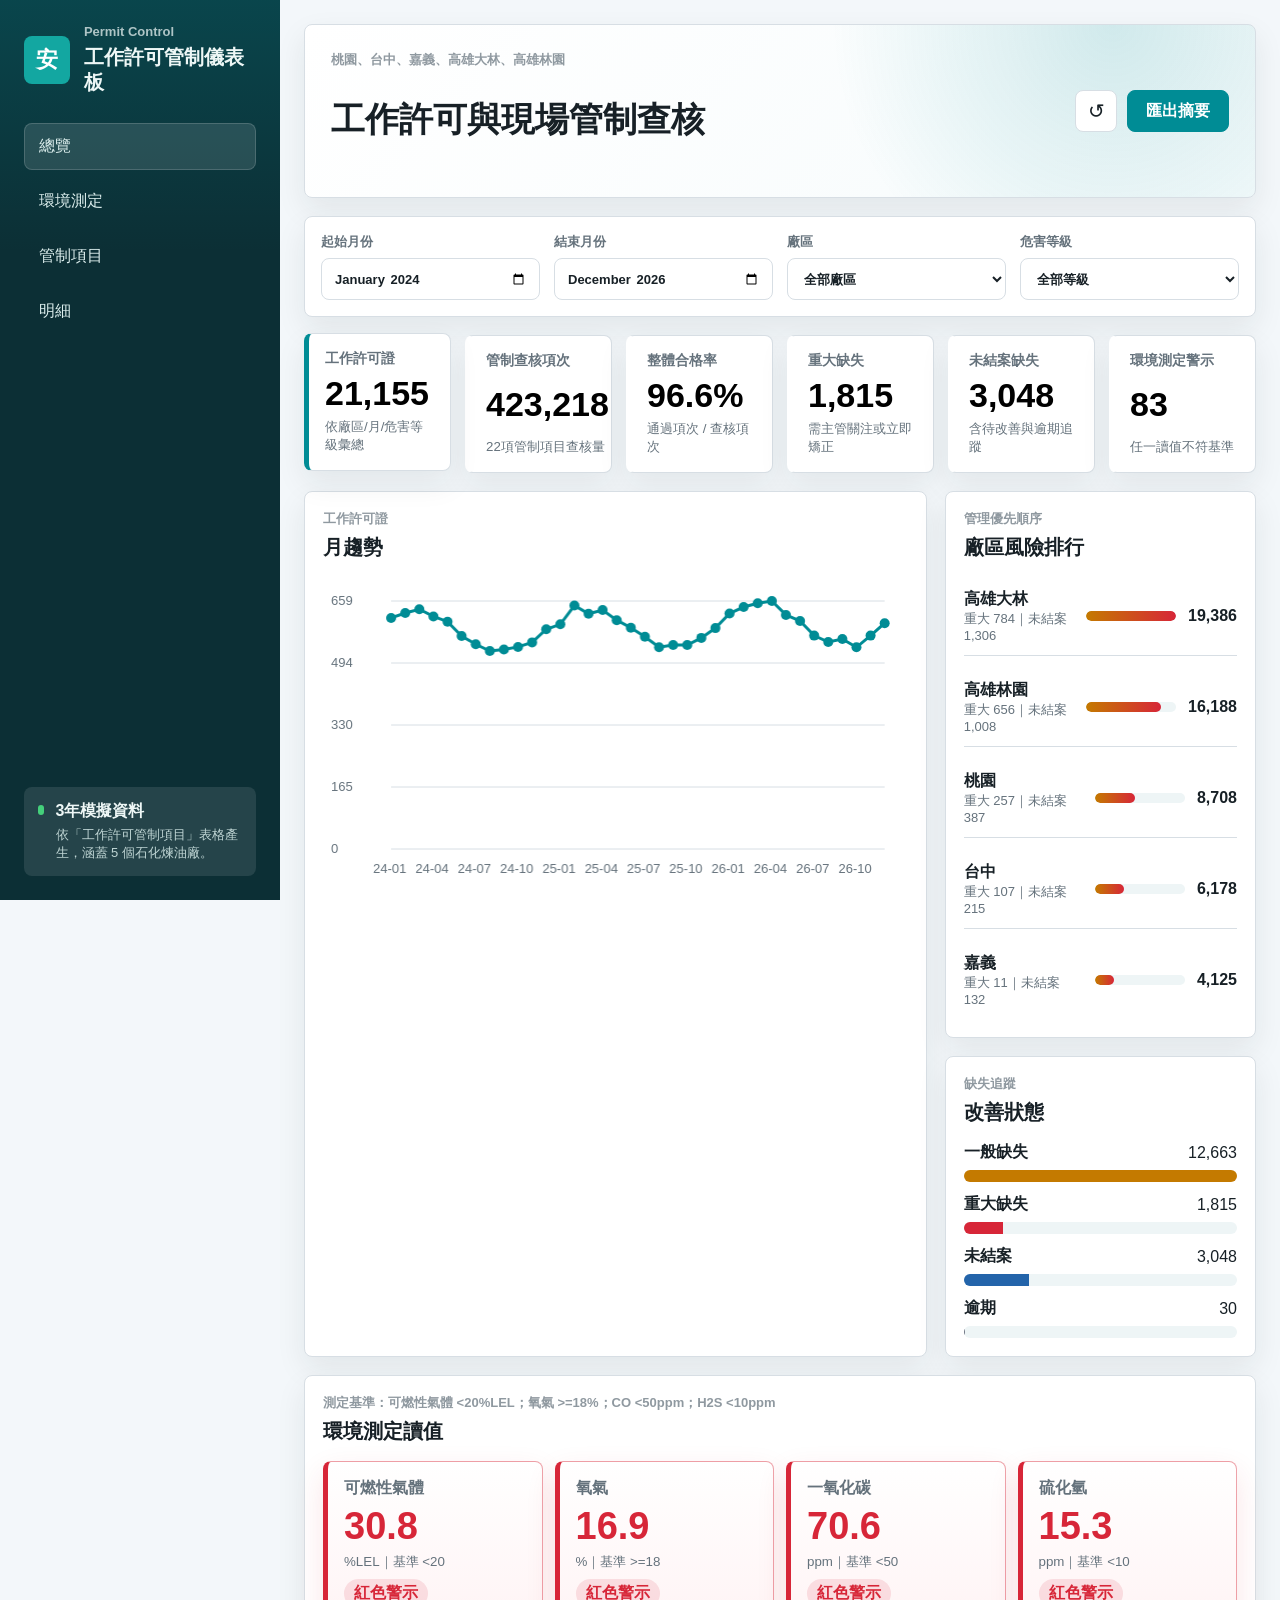
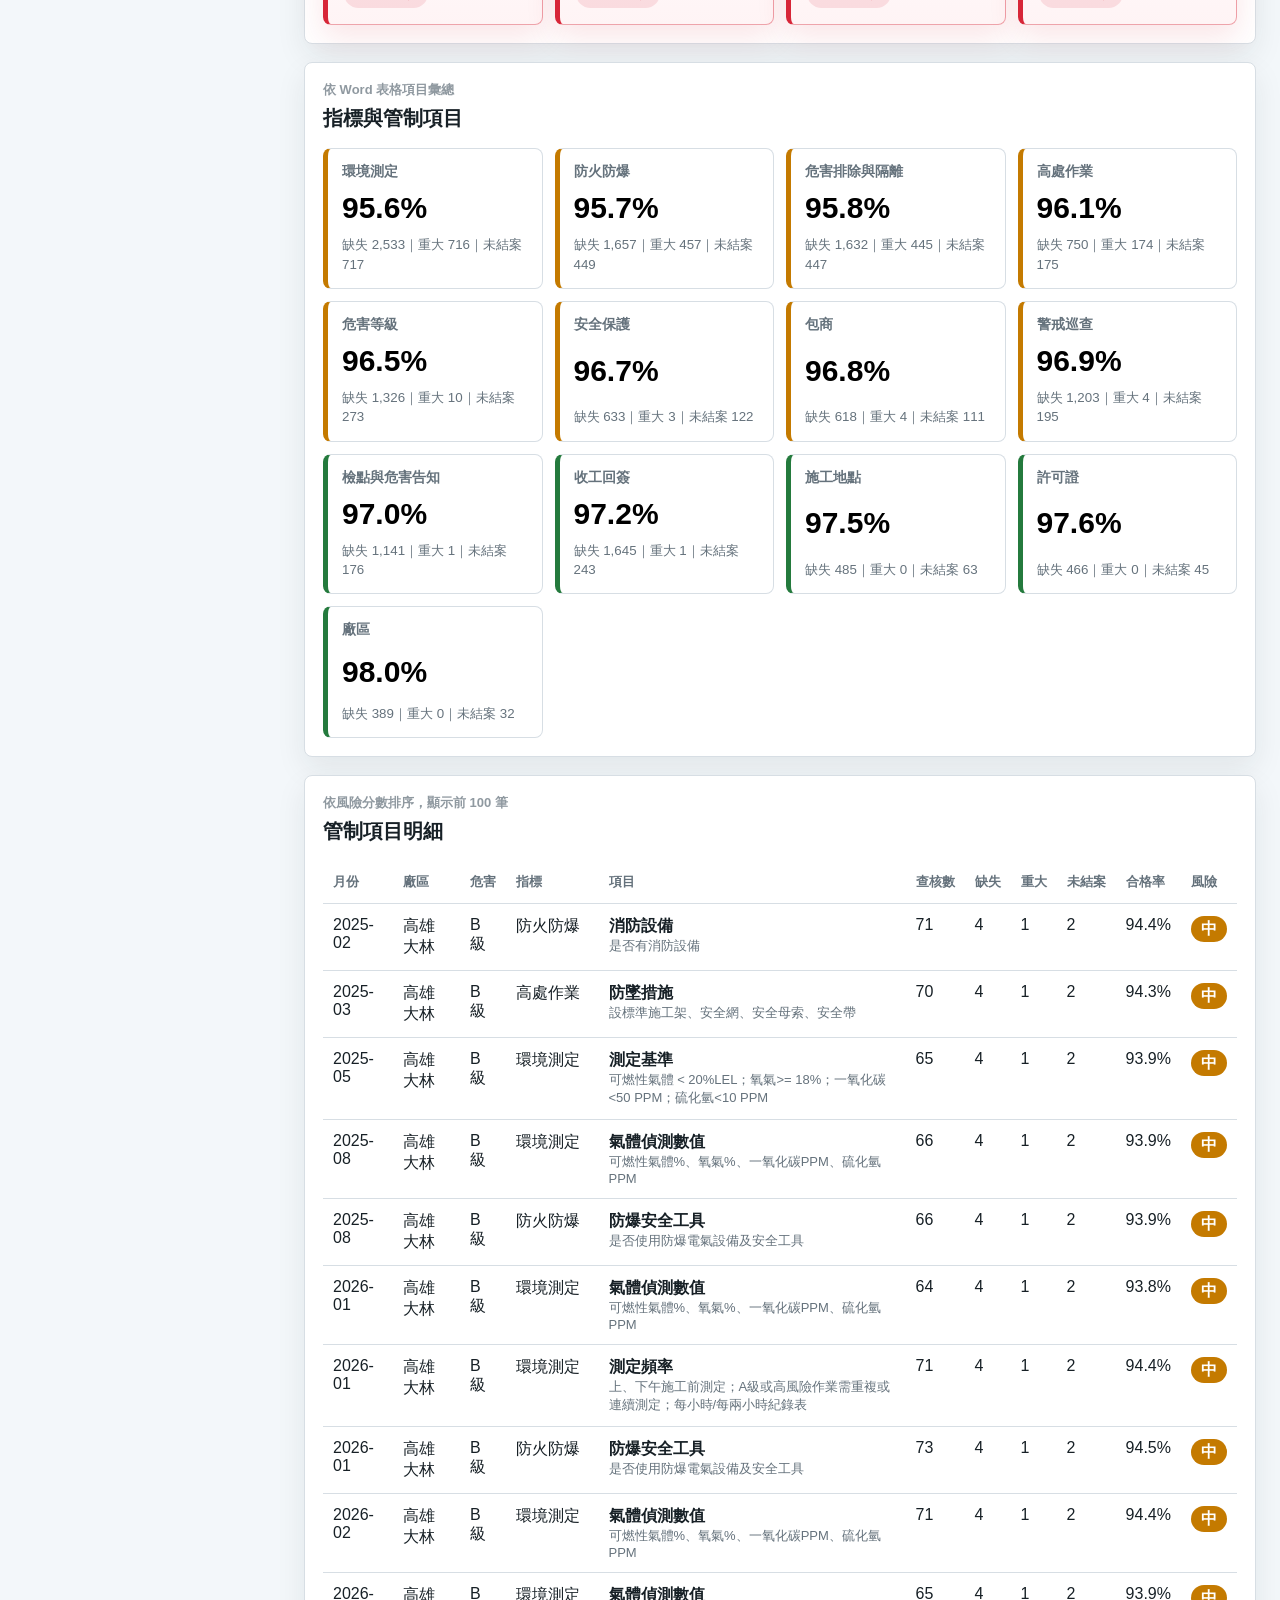
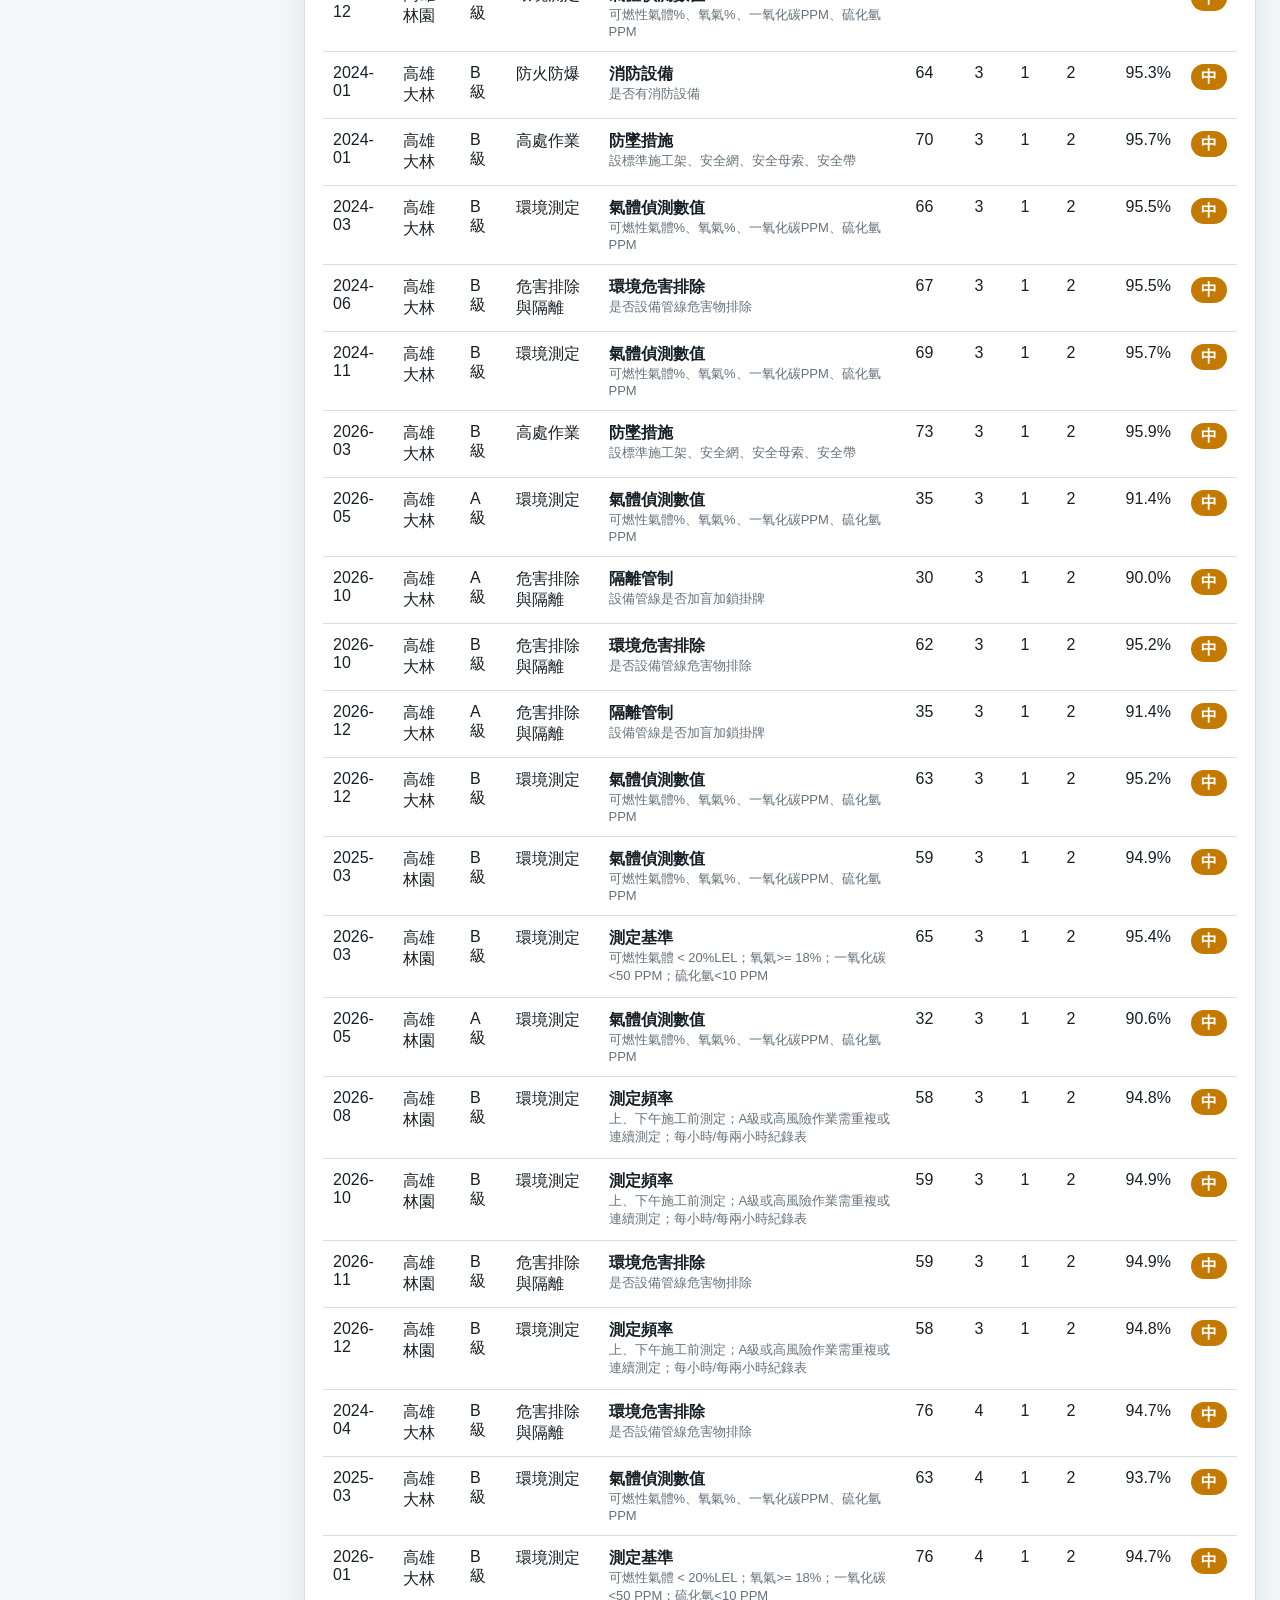
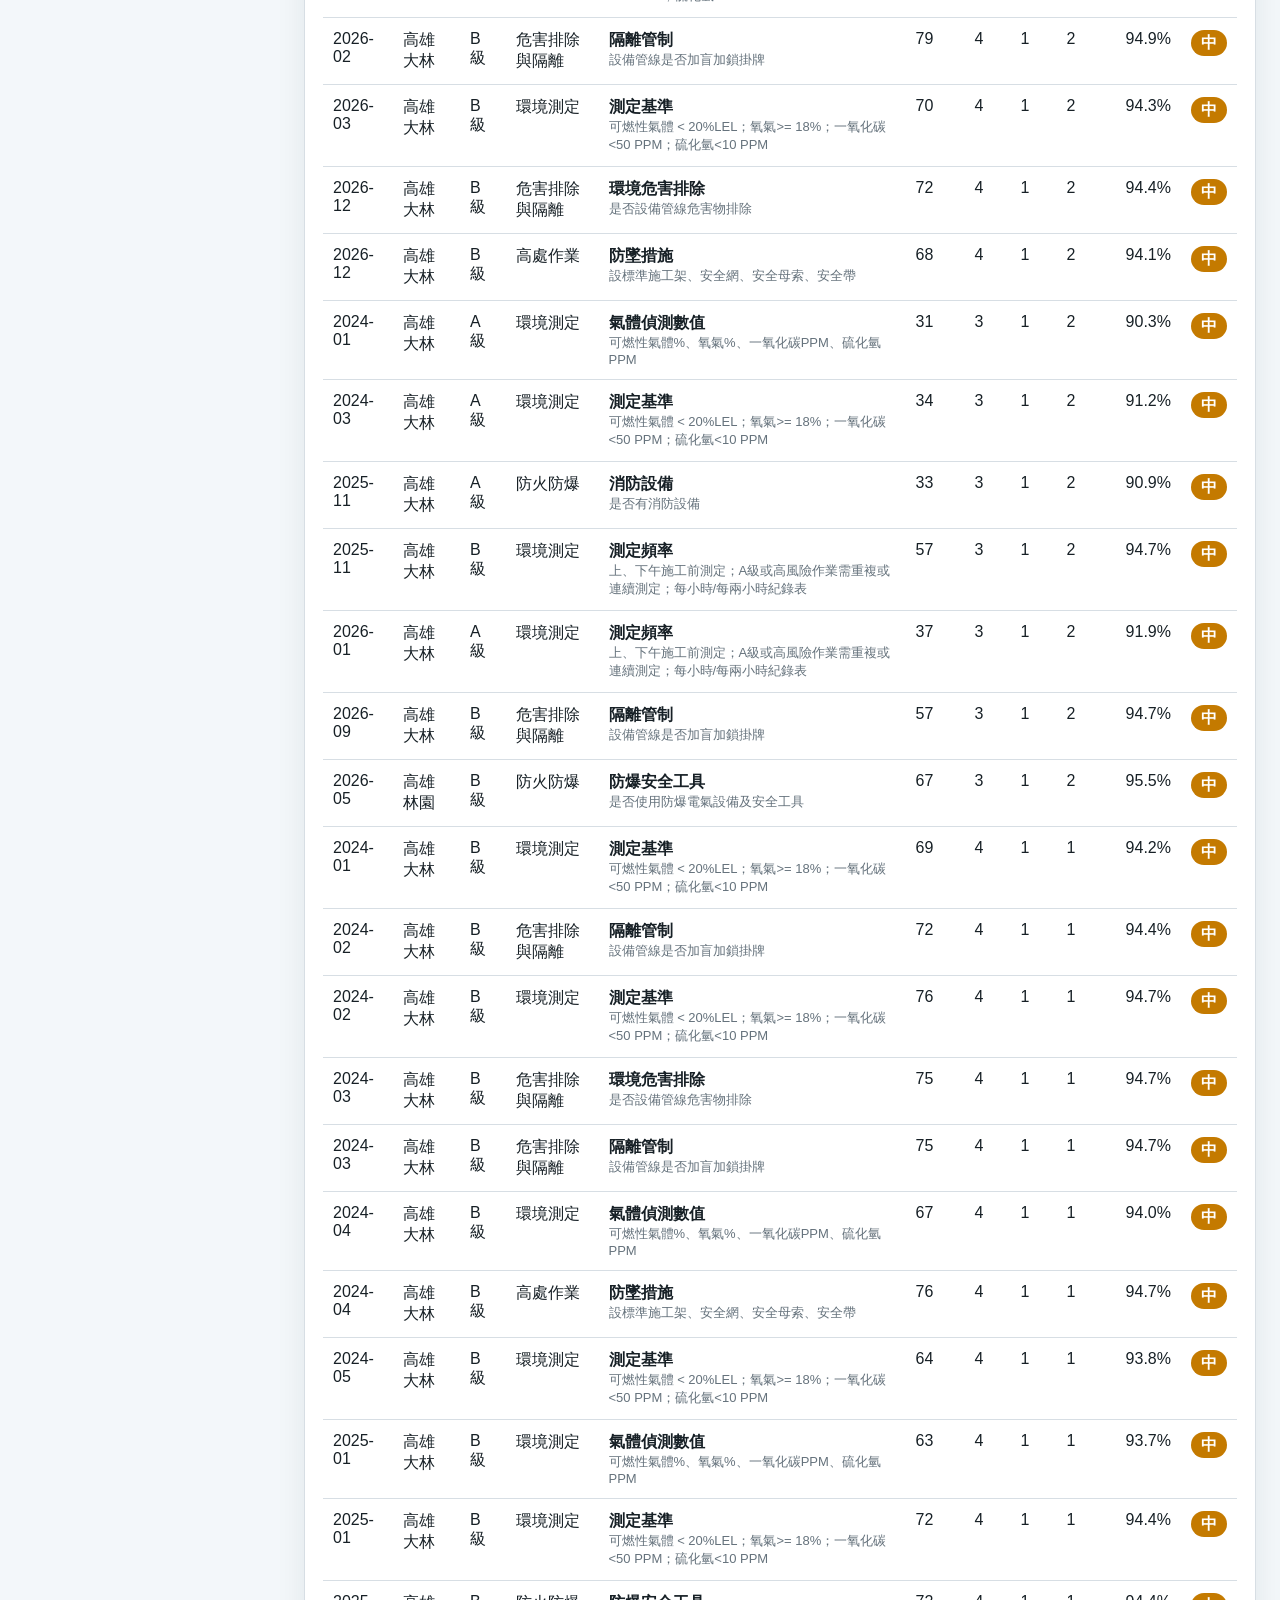
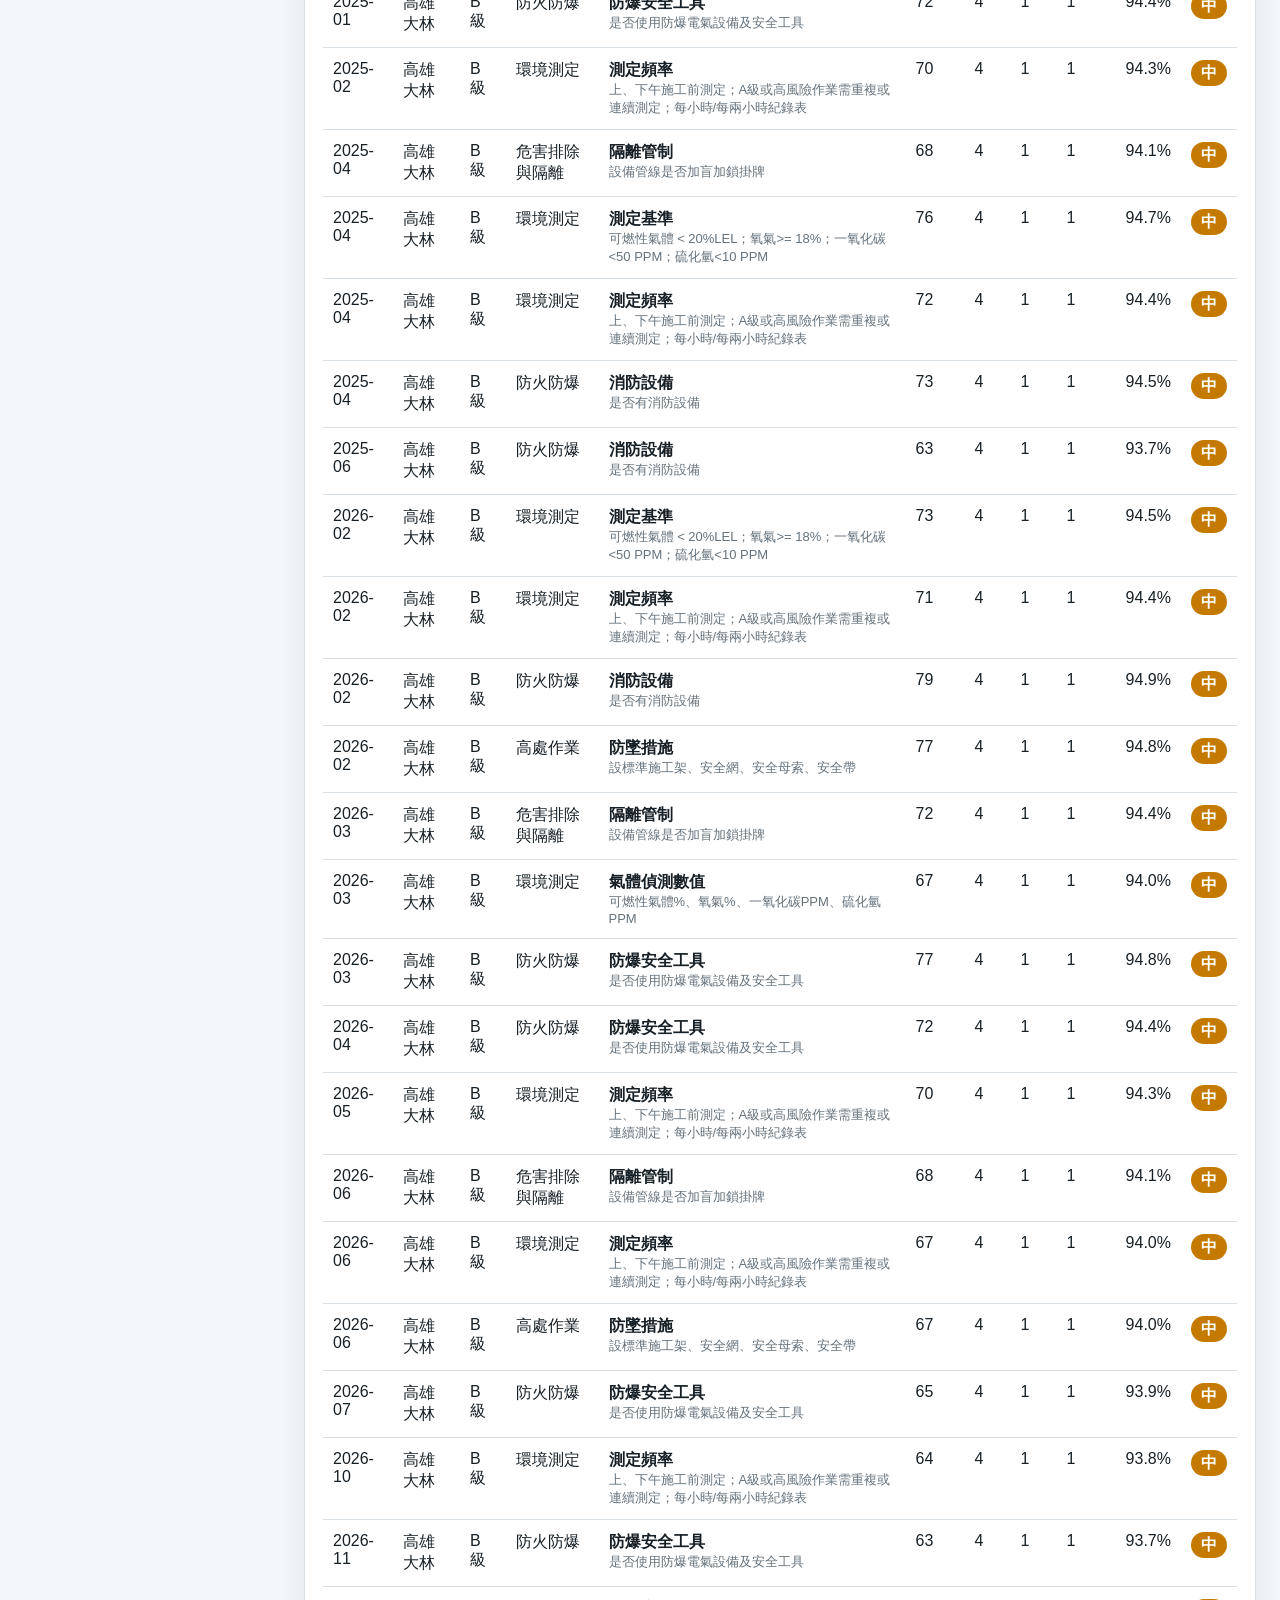
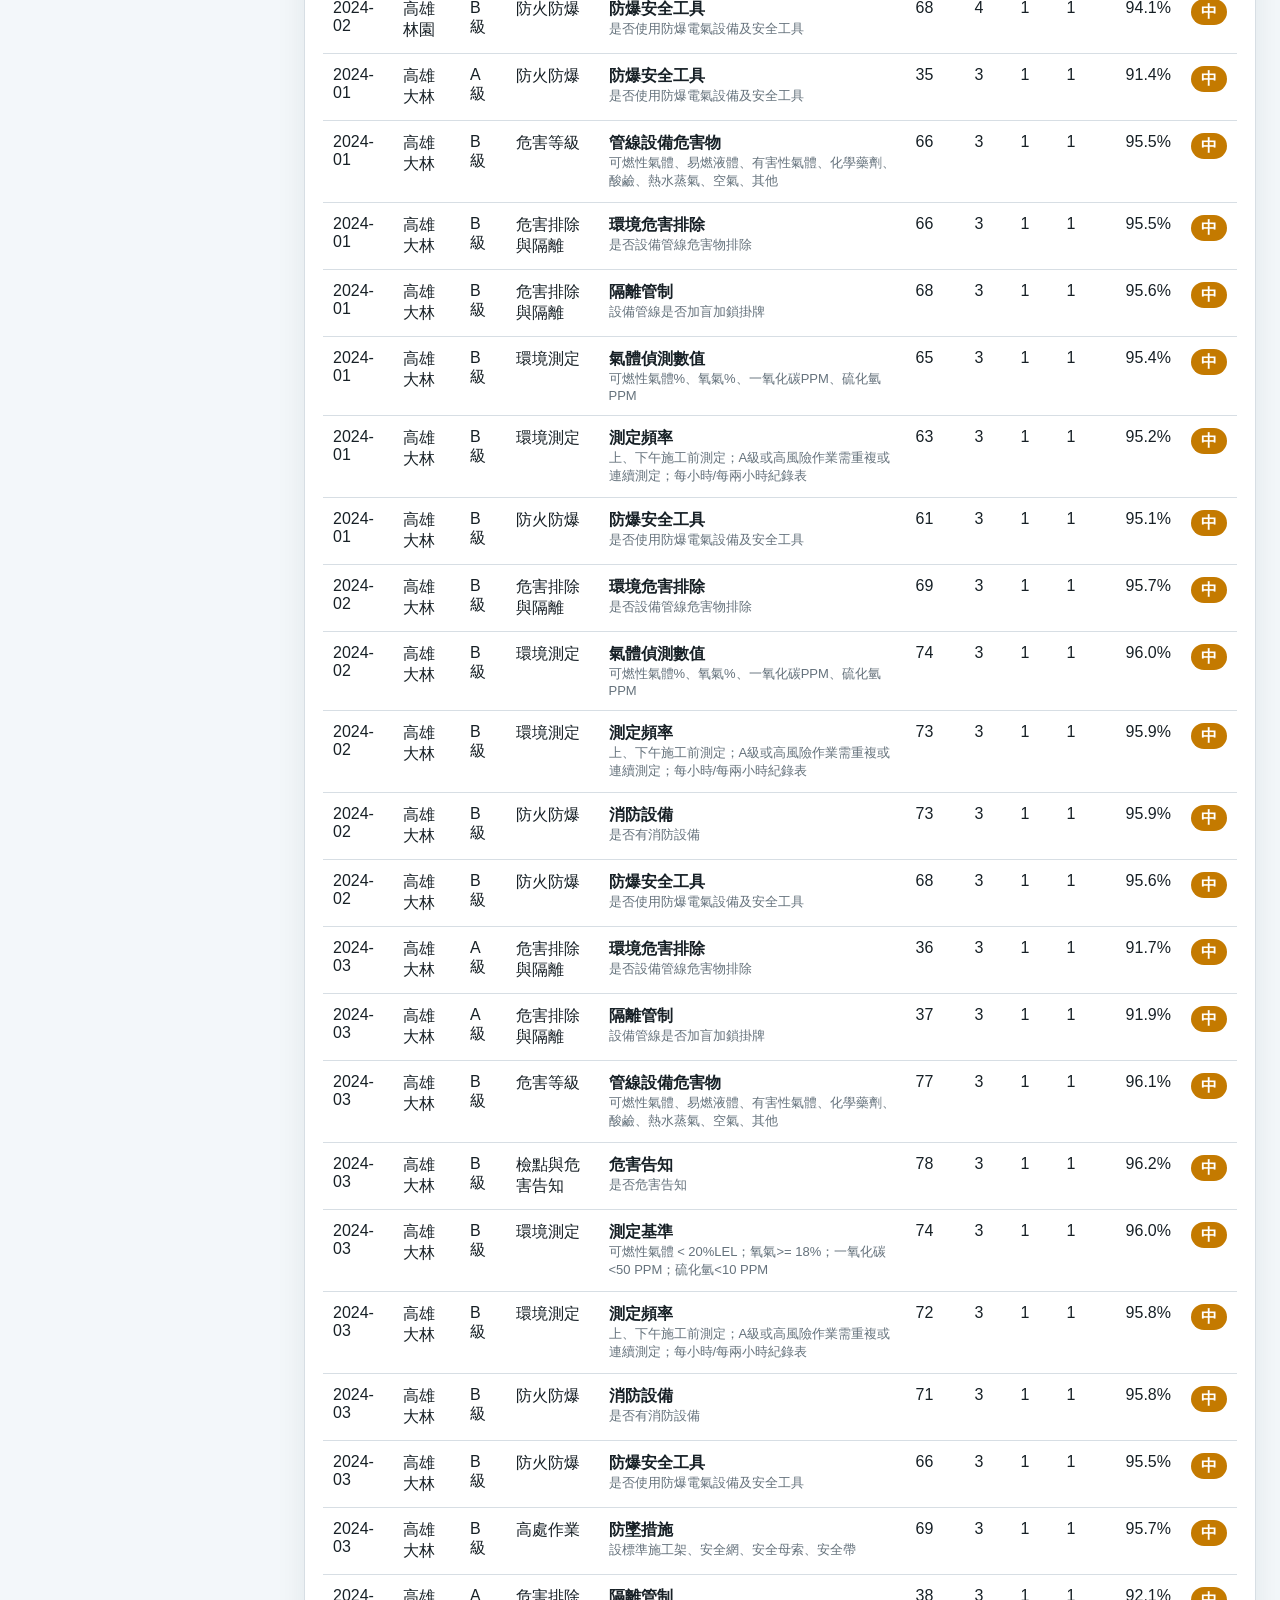
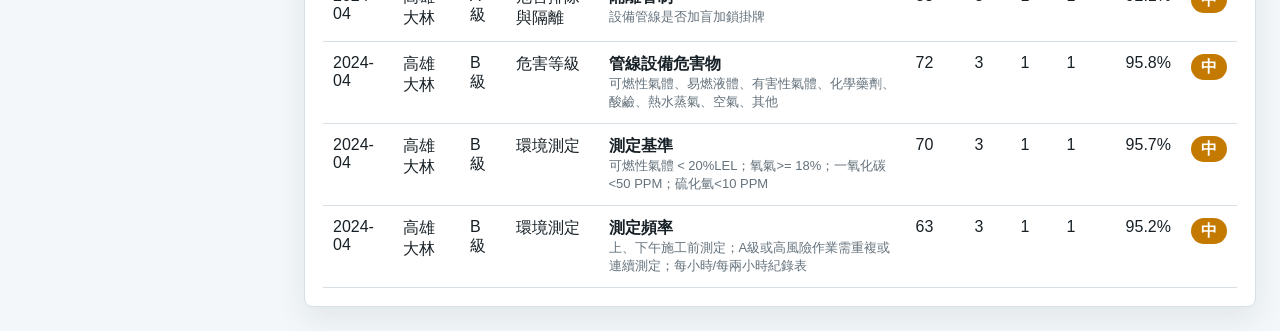
<file: index.html>
<!doctype html>
<html lang="zh-Hant">
<head>
  <meta charset="utf-8">
  <meta name="viewport" content="width=device-width, initial-scale=1">
  <title>工作許可管制儀表板</title>
  <link rel="stylesheet" href="styles.css">
</head>
<body>
  <div class="app-shell">
    <aside class="sidebar" aria-label="主選單">
      <div class="brand">
        <div class="brand-mark">安</div>
        <div>
          <p class="eyebrow">Permit Control</p>
          <h1>工作許可管制儀表板</h1>
        </div>
      </div>
      <nav>
        <a class="active" href="#overview">總覽</a>
        <a href="#environment">環境測定</a>
        <a href="#indicators">管制項目</a>
        <a href="#details">明細</a>
      </nav>
      <div class="status-panel">
        <span class="status-dot"></span>
        <div>
          <strong>3年模擬資料</strong>
          <p>依「工作許可管制項目」表格產生，涵蓋 5 個石化煉油廠。</p>
        </div>
      </div>
    </aside>

    <main>
      <section class="hero">
        <div>
          <p class="eyebrow">桃園、台中、嘉義、高雄大林、高雄林園</p>
          <h2>工作許可與現場管制查核</h2>
        </div>
        <div class="topbar-actions">
          <button class="icon-button" id="resetFilters" title="重設篩選" aria-label="重設篩選">↺</button>
          <button class="primary-button" id="exportSummary">匯出摘要</button>
        </div>
      </section>

      <section class="filters" aria-label="篩選條件">
        <label>
          起始月份
          <input id="startMonthFilter" type="month" value="2024-01" min="2024-01" max="2026-12">
        </label>
        <label>
          結束月份
          <input id="endMonthFilter" type="month" value="2026-12" min="2024-01" max="2026-12">
        </label>
        <label>
          廠區
          <select id="plantFilter">
            <option value="all">全部廠區</option>
          </select>
        </label>
        <label>
          危害等級
          <select id="hazardFilter">
            <option value="all">全部等級</option>
          </select>
        </label>
      </section>

      <section class="summary-grid" id="overview" aria-label="關鍵指標">
        <button class="metric-card active" data-metric="permits">
          <span>工作許可證</span>
          <strong id="metricPermits">0</strong>
          <small>依廠區/月/危害等級彙總</small>
        </button>
        <button class="metric-card" data-metric="checks">
          <span>管制查核項次</span>
          <strong id="metricChecks">0</strong>
          <small>22項管制項目查核量</small>
        </button>
        <button class="metric-card" data-metric="passRate">
          <span>整體合格率</span>
          <strong id="metricPassRate">0%</strong>
          <small>通過項次 / 查核項次</small>
        </button>
        <button class="metric-card danger" data-metric="critical">
          <span>重大缺失</span>
          <strong id="metricCritical">0</strong>
          <small>需主管關注或立即矯正</small>
        </button>
        <button class="metric-card" data-metric="open">
          <span>未結案缺失</span>
          <strong id="metricOpen">0</strong>
          <small>含待改善與逾期追蹤</small>
        </button>
        <button class="metric-card danger" data-metric="envAlerts">
          <span>環境測定警示</span>
          <strong id="metricEnvAlerts">0</strong>
          <small>任一讀值不符基準</small>
        </button>
      </section>

      <section class="content-grid">
        <article class="panel large">
          <div class="panel-header">
            <div>
              <p class="eyebrow" id="trendSubtitle">工作許可證</p>
              <h3>月趨勢</h3>
            </div>
          </div>
          <canvas id="trendCanvas" width="900" height="320" aria-label="月趨勢圖"></canvas>
        </article>

        <article class="panel">
          <div class="panel-header">
            <div>
              <p class="eyebrow">管理優先順序</p>
              <h3>廠區風險排行</h3>
            </div>
          </div>
          <div class="plant-risk-list" id="plantRiskList"></div>
        </article>

        <article class="panel">
          <div class="panel-header">
            <div>
              <p class="eyebrow">缺失追蹤</p>
              <h3>改善狀態</h3>
            </div>
          </div>
          <div class="status-bars" id="statusBars"></div>
        </article>
      </section>

      <section class="panel" id="environment">
        <div class="panel-header">
          <div>
            <p class="eyebrow">測定基準：可燃性氣體 &lt;20%LEL；氧氣 >=18%；CO &lt;50ppm；H2S &lt;10ppm</p>
            <h3>環境測定讀值</h3>
          </div>
        </div>
        <div class="gas-grid" id="gasGrid"></div>
      </section>

      <section class="panel" id="indicators">
        <div class="panel-header">
          <div>
            <p class="eyebrow">依 Word 表格項目彙總</p>
            <h3>指標與管制項目</h3>
          </div>
        </div>
        <div class="indicator-grid" id="indicatorGrid"></div>
      </section>

      <section class="panel" id="details">
        <div class="panel-header">
          <div>
            <p class="eyebrow">依風險分數排序，顯示前 100 筆</p>
            <h3>管制項目明細</h3>
          </div>
        </div>
        <div class="table-wrap">
          <table>
            <thead>
              <tr>
                <th>月份</th>
                <th>廠區</th>
                <th>危害</th>
                <th>指標</th>
                <th>項目</th>
                <th>查核數</th>
                <th>缺失</th>
                <th>重大</th>
                <th>未結案</th>
                <th>合格率</th>
                <th>風險</th>
              </tr>
            </thead>
            <tbody id="detailRows"></tbody>
          </table>
        </div>
      </section>
    </main>
  </div>

  <script src="app.js"></script>
</body>
</html>
</file>
<file: styles.css>
:root {
  --bg: #f3f7fa;
  --surface: #ffffff;
  --surface-2: #eef5f6;
  --ink: #172026;
  --muted: #65727c;
  --line: #d7dee4;
  --teal: #008c95;
  --blue: #2364aa;
  --amber: #c47a00;
  --red: #d72638;
  --green: #247a3d;
  --violet: #6554c0;
  --shadow: 0 12px 30px rgba(23, 32, 38, 0.08);
}

* {
  box-sizing: border-box;
}

body {
  margin: 0;
  color: var(--ink);
  background: var(--bg);
  font-family: "Microsoft JhengHei", "Noto Sans TC", Arial, sans-serif;
}

button,
input,
select {
  font: inherit;
}

button {
  cursor: pointer;
}

.app-shell {
  min-height: 100vh;
  display: grid;
  grid-template-columns: 280px minmax(0, 1fr);
}

.sidebar {
  position: sticky;
  top: 0;
  height: 100vh;
  padding: 24px;
  color: #eef7f6;
  background:
    linear-gradient(180deg, rgba(0, 140, 149, 0.24), transparent 28%),
    #0c2f35;
  display: flex;
  flex-direction: column;
  gap: 28px;
}

.brand {
  display: flex;
  gap: 14px;
  align-items: center;
}

.brand-mark {
  width: 48px;
  height: 48px;
  border-radius: 8px;
  background: #13a7a1;
  color: white;
  display: grid;
  place-items: center;
  font-weight: 800;
  font-size: 22px;
}

.brand h1,
.topbar h2,
.panel h3 {
  margin: 0;
  letter-spacing: 0;
}

.brand h1 {
  font-size: 20px;
  line-height: 1.25;
}

.eyebrow {
  margin: 0 0 6px;
  color: inherit;
  opacity: 0.72;
  font-size: 13px;
  font-weight: 700;
}

nav {
  display: grid;
  gap: 8px;
}

nav a {
  color: #dceeed;
  text-decoration: none;
  padding: 12px 14px;
  border-radius: 8px;
  border: 1px solid transparent;
}

nav a.active,
nav a:hover {
  background: rgba(255, 255, 255, 0.12);
  border-color: rgba(255, 255, 255, 0.16);
}

.status-panel {
  margin-top: auto;
  display: flex;
  gap: 12px;
  padding: 14px;
  border-radius: 8px;
  background: rgba(255, 255, 255, 0.1);
}

.status-panel p {
  margin: 4px 0 0;
  color: #bfd5d4;
  font-size: 13px;
}

.status-dot {
  width: 10px;
  height: 10px;
  margin-top: 4px;
  border-radius: 999px;
  background: #44d07b;
}

main {
  padding: 24px;
  display: grid;
  gap: 18px;
}

.hero,
.filters,
.panel,
.metric-card {
  background: var(--surface);
  border: 1px solid var(--line);
  box-shadow: var(--shadow);
}

.hero {
  display: flex;
  justify-content: space-between;
  gap: 16px;
  align-items: center;
  padding: 26px;
  border-radius: 8px;
  background:
    radial-gradient(circle at 85% 0%, rgba(0, 140, 149, 0.16), transparent 34%),
    linear-gradient(135deg, #ffffff, #f6fbfc);
}

.hero .eyebrow,
.panel .eyebrow {
  color: var(--muted);
}

.hero h2 {
  font-size: clamp(24px, 3vw, 34px);
}

.topbar-actions {
  display: flex;
  gap: 10px;
  flex-wrap: wrap;
}

.icon-button,
.primary-button {
  min-height: 42px;
  border-radius: 8px;
  border: 1px solid var(--line);
  background: var(--surface);
  color: var(--ink);
}

.icon-button {
  width: 42px;
  font-size: 20px;
}

.primary-button {
  padding: 0 18px;
  background: var(--teal);
  color: #fff;
  border-color: var(--teal);
  font-weight: 700;
}

.filters {
  display: grid;
  grid-template-columns: repeat(4, minmax(150px, 1fr));
  gap: 14px;
  padding: 16px;
  border-radius: 8px;
}

label {
  display: grid;
  gap: 7px;
  color: var(--muted);
  font-size: 13px;
  font-weight: 700;
}

select,
input {
  width: 100%;
  min-height: 42px;
  border-radius: 8px;
  border: 1px solid var(--line);
  background: var(--surface);
  color: var(--ink);
  padding: 0 12px;
}

.summary-grid {
  display: grid;
  grid-template-columns: repeat(6, minmax(0, 1fr));
  gap: 14px;
}

.metric-card {
  min-height: 138px;
  border-radius: 8px;
  padding: 16px;
  text-align: left;
  display: grid;
  gap: 6px;
  align-content: space-between;
  border-left: 5px solid transparent;
}

.metric-card span {
  color: var(--muted);
  font-size: 14px;
  font-weight: 700;
}

.metric-card strong {
  font-size: 34px;
  line-height: 1;
}

.metric-card small {
  color: var(--muted);
}

.metric-card.active {
  border-left-color: var(--teal);
  transform: translateY(-2px);
}

.metric-card.danger.active {
  border-left-color: var(--red);
}

.content-grid {
  display: grid;
  grid-template-columns: minmax(0, 2fr) minmax(300px, 1fr);
  gap: 18px;
}

.bottom-grid {
  align-items: start;
}

.panel {
  border-radius: 8px;
  padding: 18px;
  min-width: 0;
}

.panel.large {
  grid-row: span 2;
}

.panel-header {
  display: flex;
  align-items: start;
  justify-content: space-between;
  gap: 12px;
  margin-bottom: 16px;
}

.panel h3 {
  font-size: 20px;
}

.segmented {
  display: inline-flex;
  padding: 4px;
  background: var(--surface-2);
  border-radius: 8px;
}

.segmented button {
  border: 0;
  min-width: 42px;
  min-height: 32px;
  border-radius: 6px;
  background: transparent;
  color: var(--muted);
  font-weight: 700;
}

.segmented button.active {
  background: var(--surface);
  color: var(--teal);
  box-shadow: 0 2px 8px rgba(23, 32, 38, 0.1);
}

canvas {
  width: 100%;
  height: 320px;
  display: block;
}

.status-bars,
.plant-risk-list,
.indicator-grid,
.gas-grid {
  display: grid;
  gap: 12px;
}

.bar-row {
  display: grid;
  gap: 7px;
}

.bar-meta,
.risk-row {
  display: flex;
  justify-content: space-between;
  gap: 12px;
  align-items: center;
}

.bar-track {
  height: 12px;
  background: var(--surface-2);
  border-radius: 999px;
  overflow: hidden;
}

.bar-fill {
  height: 100%;
  background: var(--teal);
}

.bar-fill.a {
  background: var(--red);
}

.bar-fill.b {
  background: var(--amber);
}

.bar-fill.c {
  background: var(--blue);
}

.bar-fill.d {
  background: #6b7280;
}

.risk-row {
  padding: 12px 0;
  border-bottom: 1px solid var(--line);
}

.risk-row:last-child {
  border-bottom: 0;
}

.risk-row strong {
  white-space: nowrap;
}

.risk-meter {
  flex: 1;
  min-width: 90px;
  height: 10px;
  border-radius: 999px;
  background: var(--surface-2);
  overflow: hidden;
}

.risk-meter span {
  display: block;
  height: 100%;
  border-radius: inherit;
  background: linear-gradient(90deg, var(--amber), var(--red));
}

.indicator-grid {
  grid-template-columns: repeat(4, minmax(190px, 1fr));
}

.indicator-card {
  min-height: 132px;
  padding: 14px;
  border-radius: 8px;
  border: 1px solid var(--line);
  background: var(--surface);
  text-align: left;
  display: grid;
  align-content: space-between;
  gap: 10px;
  border-left: 5px solid var(--green);
}

.indicator-card span {
  color: var(--muted);
  font-size: 14px;
  font-weight: 700;
}

.indicator-card strong {
  font-size: 30px;
}

.indicator-card small {
  color: var(--muted);
  line-height: 1.45;
}

.indicator-card.warn {
  border-left-color: var(--amber);
}

.indicator-card.bad {
  border-left-color: var(--red);
}

.gas-grid {
  grid-template-columns: repeat(4, minmax(0, 1fr));
}

.gas-card {
  min-height: 136px;
  padding: 16px;
  border: 1px solid var(--line);
  border-radius: 8px;
  background: linear-gradient(180deg, #ffffff, #f9fbfc);
  display: grid;
  gap: 8px;
  border-left: 5px solid var(--green);
}

.gas-card span {
  color: var(--muted);
  font-weight: 800;
}

.gas-card strong {
  font-size: 38px;
  line-height: 1;
}

.gas-card small {
  color: var(--muted);
}

.gas-card em {
  width: fit-content;
  padding: 4px 10px;
  border-radius: 999px;
  background: rgba(36, 122, 61, 0.12);
  color: var(--green);
  font-style: normal;
  font-weight: 800;
}

.gas-card.alert {
  border-color: rgba(215, 38, 56, 0.42);
  border-left-color: var(--red);
  background: linear-gradient(180deg, #fff, #fff4f5);
  box-shadow: 0 12px 30px rgba(215, 38, 56, 0.12);
}

.gas-card.alert strong,
.gas-card.alert em {
  color: var(--red);
}

.gas-card.alert em {
  background: rgba(215, 38, 56, 0.12);
}

.risk-badge {
  display: inline-grid;
  min-width: 36px;
  min-height: 26px;
  place-items: center;
  border-radius: 999px;
  color: #fff;
  font-weight: 800;
}

.risk-badge.高 {
  background: var(--red);
}

.risk-badge.中 {
  background: var(--amber);
}

.risk-badge.低 {
  background: var(--green);
}

.meta-text {
  color: var(--muted);
  font-size: 13px;
}

.table-wrap {
  overflow-x: auto;
}

table {
  width: 100%;
  border-collapse: collapse;
  min-width: 760px;
}

th,
td {
  padding: 12px 10px;
  border-bottom: 1px solid var(--line);
  text-align: left;
  vertical-align: top;
}

th {
  color: var(--muted);
  font-size: 13px;
  white-space: nowrap;
}

.loss {
  color: var(--red);
  font-weight: 700;
}

@media (max-width: 1120px) {
  .app-shell {
    grid-template-columns: 1fr;
  }

  .sidebar {
    position: static;
    height: auto;
  }

  nav {
    grid-template-columns: repeat(4, 1fr);
  }

  .filters,
  .summary-grid,
  .indicator-grid,
  .gas-grid {
    grid-template-columns: repeat(2, minmax(0, 1fr));
  }
}

@media (max-width: 760px) {
  main,
  .sidebar {
    padding: 16px;
  }

  .hero,
  .panel-header,
  .content-grid {
    display: grid;
  }

  .content-grid {
    grid-template-columns: 1fr;
  }

  .filters,
  .summary-grid,
  .indicator-grid,
  .gas-grid,
  nav {
    grid-template-columns: 1fr;
  }

  .hero h2 {
    font-size: 24px;
  }
}
</file>
